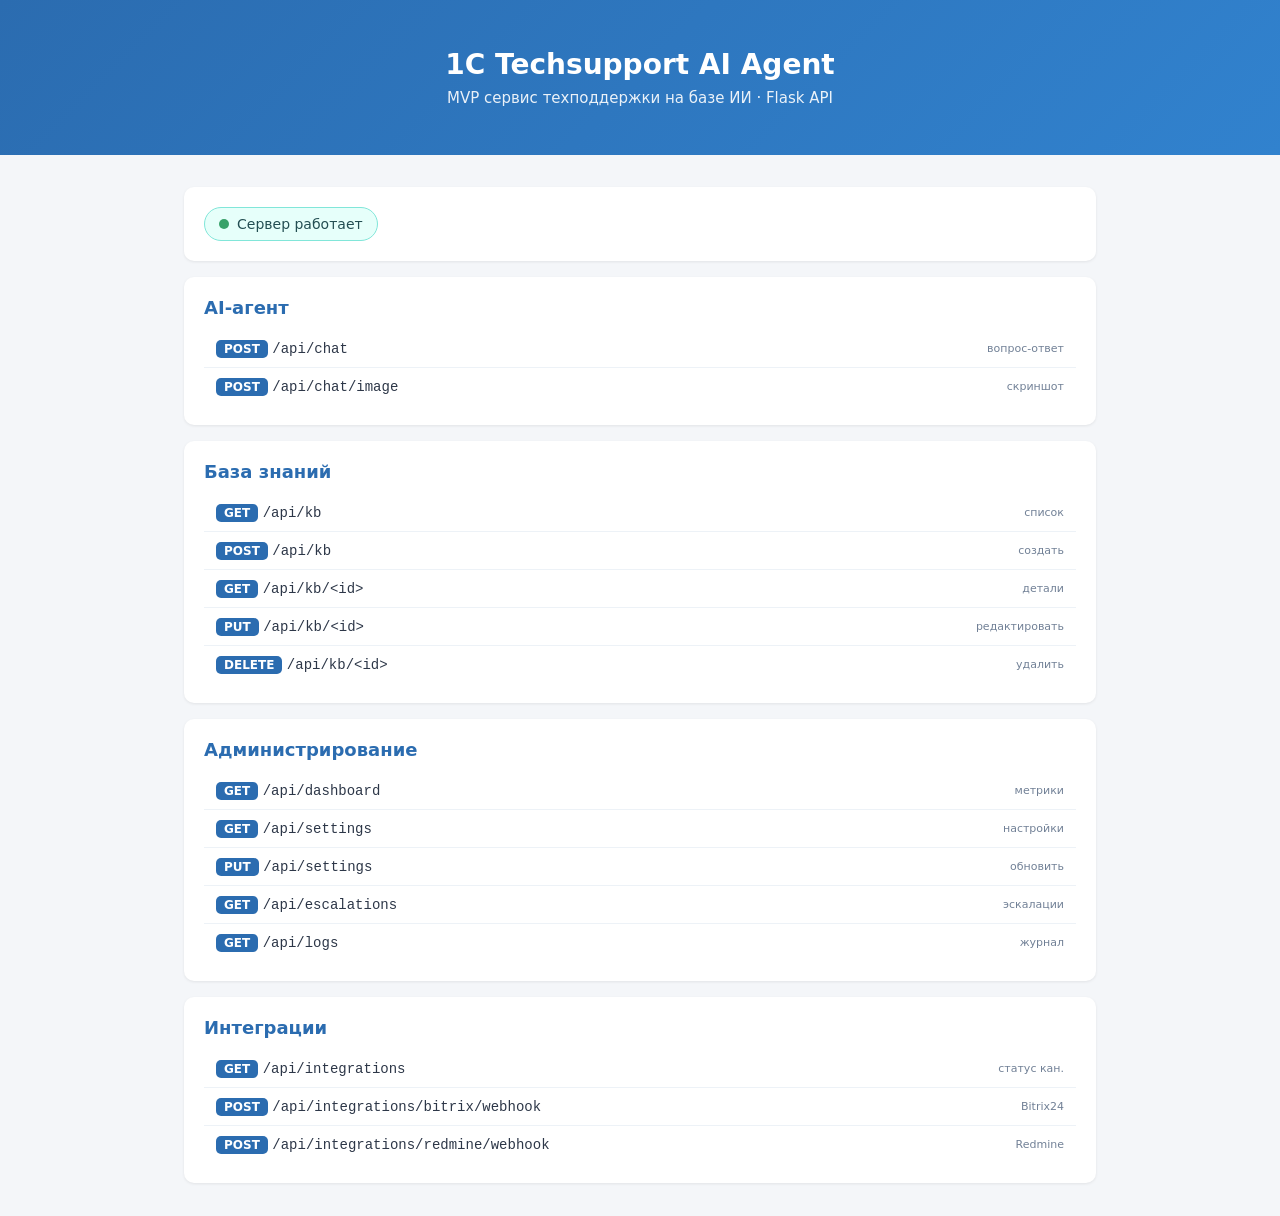
<file: app/templates/index.html>
<!DOCTYPE html>
<html lang="ru">
<head>
    <meta charset="UTF-8">
    <meta name="viewport" content="width=device-width, initial-scale=1.0">
    <title>1C Techsupport AI Agent</title>
    <style>
        :root { --accent: #2b6cb0; }
        * { box-sizing: border-box; margin: 0; padding: 0; }
        body {
            font-family: system-ui, -apple-system, Segoe UI, Roboto, sans-serif;
            background: #f4f6f9;
            color: #1a202c;
            min-height: 100vh;
        }
        header {
            background: linear-gradient(135deg, #2b6cb0, #3182ce);
            color: #fff;
            padding: 48px 24px;
            text-align: center;
        }
        header h1 { font-size: 28px; margin-bottom: 8px; }
        header p { opacity: .9; font-size: 15px; }
        main { max-width: 960px; margin: 0 auto; padding: 32px 24px; }
        .card {
            background: #fff;
            border-radius: 10px;
            padding: 20px;
            margin-bottom: 16px;
            box-shadow: 0 1px 3px rgba(0,0,0,.08);
        }
        .card h2 { font-size: 18px; margin-bottom: 12px; color: var(--accent); }
        .status {
            display: inline-flex;
            align-items: center;
            gap: 8px;
            background: #e6fffa;
            border: 1px solid #81e6d9;
            color: #234e52;
            padding: 8px 14px;
            border-radius: 999px;
            font-size: 14px;
        }
        .status .dot { width: 10px; height: 10px; border-radius: 50%; background: #38a169; }
        .endpoint {
            display: flex;
            justify-content: space-between;
            align-items: center;
            gap: 12px;
            padding: 10px 12px;
            border-bottom: 1px solid #edf2f7;
            font-size: 14px;
        }
        .endpoint:last-child { border-bottom: none; }
        .method {
            font-weight: 600;
            color: #fff;
            background: var(--accent);
            border-radius: 5px;
            padding: 2px 8px;
            font-size: 12px;
            min-width: 48px;
            text-align: center;
        }
        .endpoint code { color: #2d3748; word-break: break-all; }
        .endpoint .badge {
            font-size: 11px;
            color: #718096;
            white-space: nowrap;
        }
    </style>
</head>
<body>
    <header>
        <h1>1C Techsupport AI Agent</h1>
        <p>MVP сервис техподдержки на базе ИИ &middot; Flask API</p>
    </header>
    <main>
        <div class="card">
            <span class="status"><span class="dot"></span> Сервер работает</span>
        </div>

        <div class="card">
            <h2>AI-агент</h2>
            <div class="endpoint"><span><span class="method">POST</span> <code>/api/chat</code></span><span class="badge">вопрос-ответ</span></div>
            <div class="endpoint"><span><span class="method">POST</span> <code>/api/chat/image</code></span><span class="badge">скриншот</span></div>
        </div>

        <div class="card">
            <h2>База знаний</h2>
            <div class="endpoint"><span><span class="method">GET</span> <code>/api/kb</code></span><span class="badge">список</span></div>
            <div class="endpoint"><span><span class="method">POST</span> <code>/api/kb</code></span><span class="badge">создать</span></div>
            <div class="endpoint"><span><span class="method">GET</span> <code>/api/kb/&lt;id&gt;</code></span><span class="badge">детали</span></div>
            <div class="endpoint"><span><span class="method">PUT</span> <code>/api/kb/&lt;id&gt;</code></span><span class="badge">редактировать</span></div>
            <div class="endpoint"><span><span class="method">DELETE</span> <code>/api/kb/&lt;id&gt;</code></span><span class="badge">удалить</span></div>
        </div>

        <div class="card">
            <h2>Администрирование</h2>
            <div class="endpoint"><span><span class="method">GET</span> <code>/api/dashboard</code></span><span class="badge">метрики</span></div>
            <div class="endpoint"><span><span class="method">GET</span> <code>/api/settings</code></span><span class="badge">настройки</span></div>
            <div class="endpoint"><span><span class="method">PUT</span> <code>/api/settings</code></span><span class="badge">обновить</span></div>
            <div class="endpoint"><span><span class="method">GET</span> <code>/api/escalations</code></span><span class="badge">эскалации</span></div>
            <div class="endpoint"><span><span class="method">GET</span> <code>/api/logs</code></span><span class="badge">журнал</span></div>
        </div>

        <div class="card">
            <h2>Интеграции</h2>
            <div class="endpoint"><span><span class="method">GET</span> <code>/api/integrations</code></span><span class="badge">статус кан.</span></div>
            <div class="endpoint"><span><span class="method">POST</span> <code>/api/integrations/bitrix/webhook</code></span><span class="badge">Bitrix24</span></div>
            <div class="endpoint"><span><span class="method">POST</span> <code>/api/integrations/redmine/webhook</code></span><span class="badge">Redmine</span></div>
        </div>
    </main>
</body>
</html>
</file>
